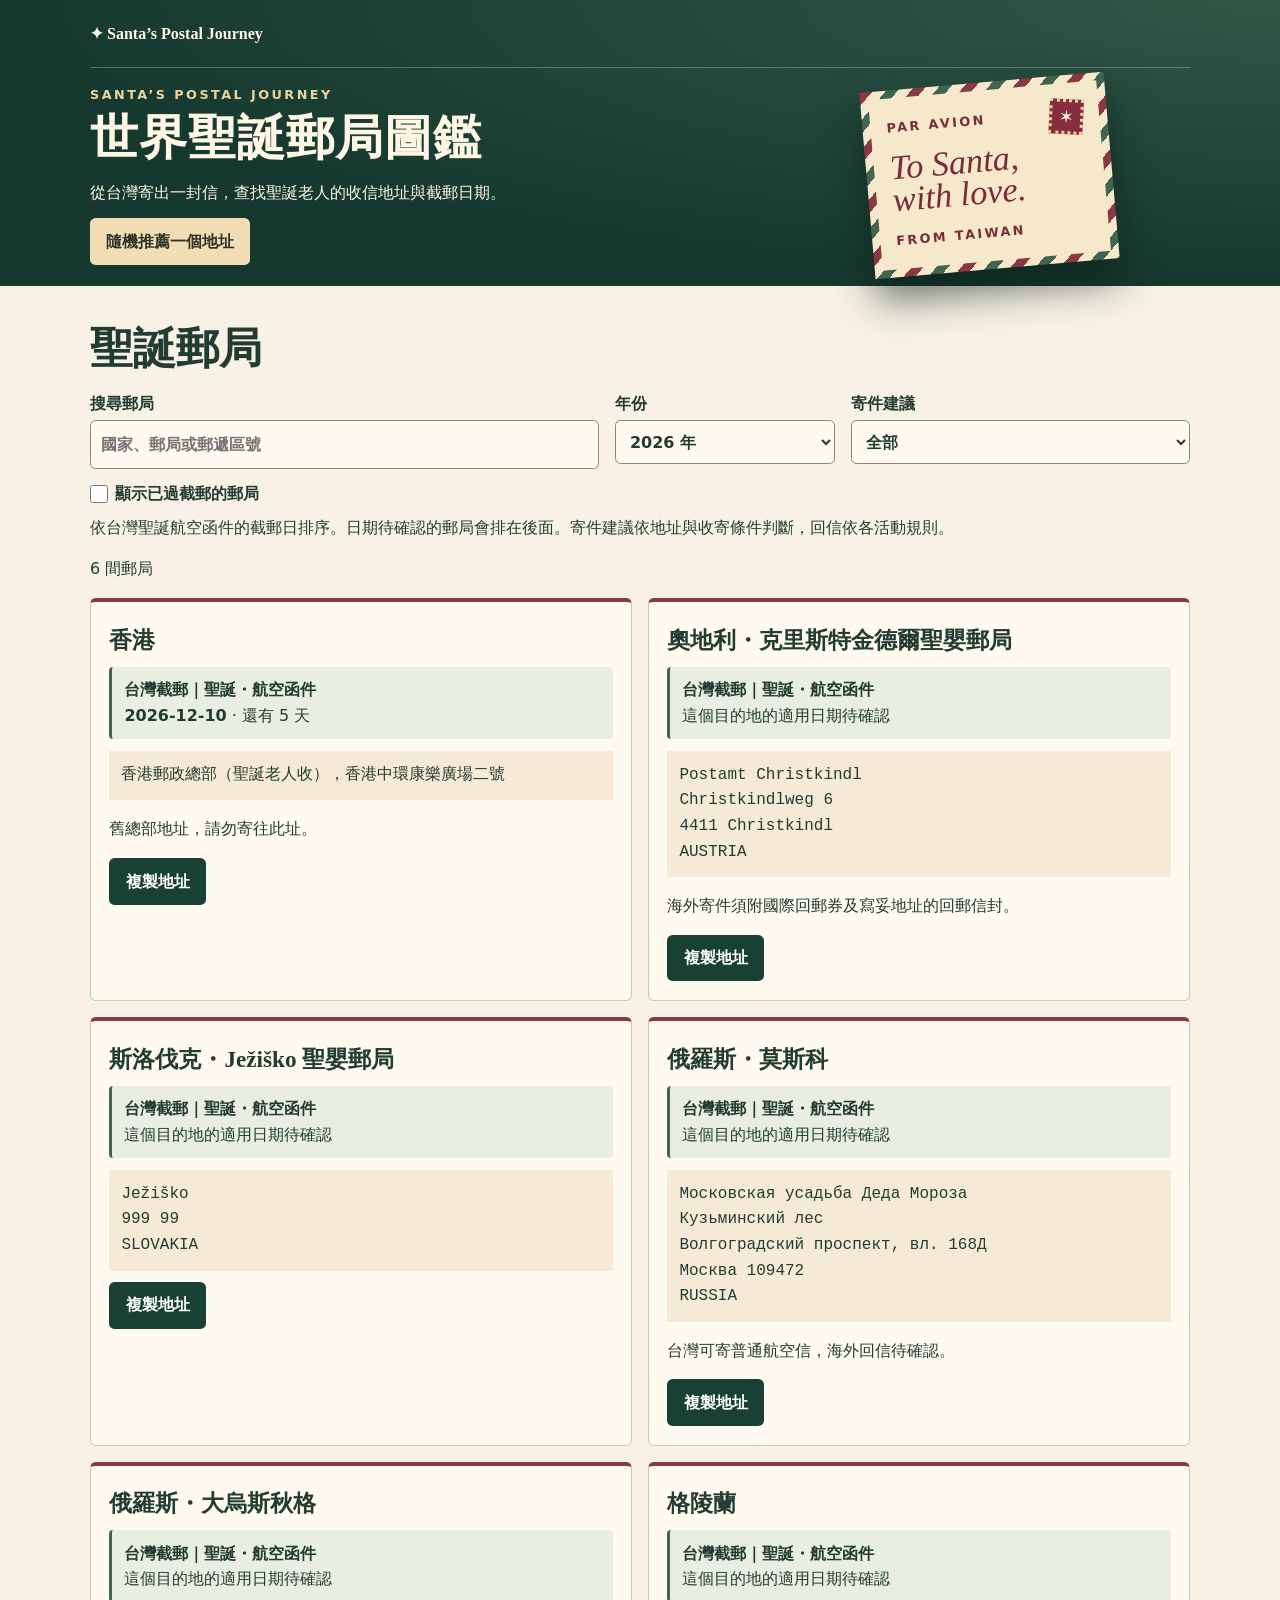
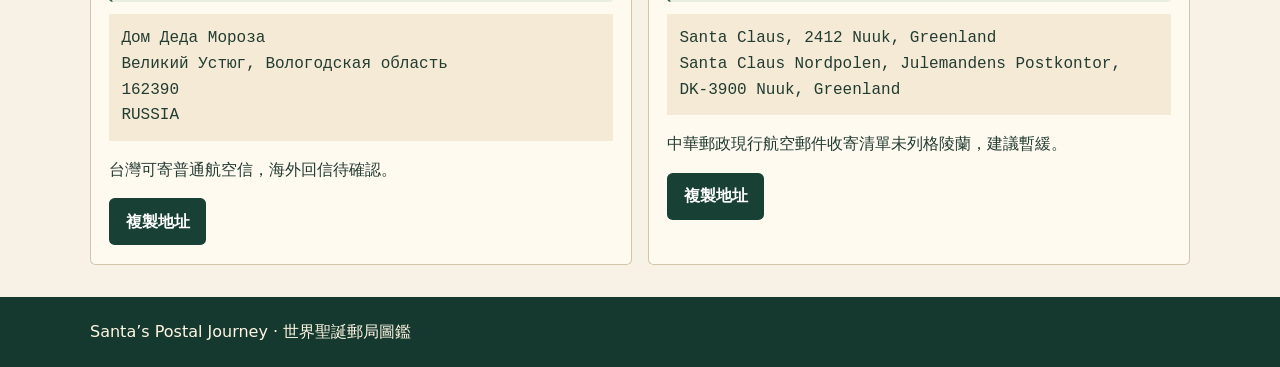
<file: site/index.html>
<!doctype html>
<html lang="zh-Hant-TW">
<head>
<meta charset="utf-8">
<meta name="viewport" content="width=device-width,initial-scale=1">
<meta name="description" content="從台灣寄信給聖誕老人。查詢世界聖誕郵局、中華郵政截郵日期。">
<title>Santa’s Postal Journey｜世界聖誕郵局</title>
<link rel="stylesheet" href="./style.css?v=15">
<script type="module" src="./app.mjs?v=17"></script>
</head>
<body>
<header id="top" tabindex="-1">
<nav class="wrap" aria-label="主要導覽"><a class="brand" href="./">✦ Santa’s Postal Journey</a></nav>
<div class="hero wrap">
<div><p class="eyebrow">SANTA’S POSTAL JOURNEY</p><h1>世界聖誕郵局圖鑑</h1><p class="intro">從台灣寄出一封信，查找聖誕老人的收信地址與<span class="keep-together">截郵日期。</span></p><button class="cta" id="random-address" type="button" aria-controls="recommendation" aria-expanded="false" disabled>隨機推薦一個地址</button></div>
<div class="postcard" aria-hidden="true"><div class="stamp">✶</div><span>PAR AVION</span><strong>To Santa,<br>with love.</strong><small>FROM TAIWAN</small></div>
</div>
</header>
<main class="wrap">
<section id="recommendation" aria-labelledby="recommendation-heading" hidden>
<div class="recommendation-header">
<h2 id="recommendation-heading" tabindex="-1">這次推薦</h2>
<button id="close-recommendation" type="button">收起推薦</button>
</div>
<div id="recommended-card"></div>
<p><button id="another-address" type="button">再推薦一個</button></p>
</section>
<noscript>請啟用 JavaScript 以查詢圖鑑。</noscript>
<section id="offices" aria-labelledby="office-heading">
<h2 id="office-heading">聖誕郵局</h2>
<div class="filters">
<label>搜尋郵局<input id="search" type="search" placeholder="國家、郵局或郵遞區號"></label>
<label>年份<select id="year"></select></label>
<label>寄件建議<select id="shipping"><option value="">全部</option><option value="recommended">適合從台灣寄</option><option value="check">先確認寄件條件</option><option value="restricted">有限制或建議暫緩</option></select></label>
</div>
<div class="cutoff-options">
<label><input id="show-expired" type="checkbox" aria-controls="cards">顯示已過截郵的郵局</label>
<p>依台灣聖誕航空函件的截郵日排序。日期待確認的郵局會排在後面。寄件建議依地址與收寄條件判斷，回信依各活動規則。</p>
</div>
<p id="results" role="status">載入圖鑑中…</p>
<div id="cards" class="grid"></div>
</section>

</main>
<footer><div class="wrap">Santa’s Postal Journey · 世界聖誕郵局圖鑑</div></footer>
<a id="back-to-top" href="#top" hidden>↑ 回到頂部</a>
</body>
</html>
</file>
<file: site/style.css>
*{box-sizing:border-box}
:root{color:#233c32;background:#f8f2e6;font-family:system-ui,"Microsoft JhengHei",sans-serif;line-height:1.6}
body{margin:0}
.wrap{width:min(1100px,calc(100% - 2rem));margin:auto}
header{color:#fff6e4;background:#16392f;background-image:radial-gradient(ellipse at top right,#315747,transparent 70%)}
nav{min-height:4.25rem;display:flex;align-items:center;justify-content:space-between;gap:1rem;border-bottom:1px solid #ffffff45;flex-wrap:wrap;padding:.75rem 0}
nav div{display:flex;gap:1.3rem;flex-wrap:wrap} nav a{color:inherit} .brand{text-decoration:none;font-family:Georgia,serif;font-weight:bold}
.hero{display:grid;grid-template-columns:minmax(0,1fr) minmax(0,.6fr);gap:1.75rem;align-items:center;padding:.85rem 0 1.1rem}
.eyebrow,.postcard span,.postcard small{letter-spacing:.19em;font-size:.8rem;font-weight:700;color:#ecd3a0}
h1,h2,h3{line-height:1.18;font-family:Georgia,"Noto Serif TC","PMingLiU",serif}
.hero h1{font-size:clamp(1.55rem,4.8vw,3rem);margin:.3rem 0 .8rem;letter-spacing:.02em}
.hero .eyebrow{margin:0}.intro{margin:.45rem 0 .8rem}
 .keep-together{white-space:nowrap}
a{color:#792a37;text-underline-offset:.18em}
.cta,button{display:inline-block;background:#f2deb5;color:#303525;border:1px solid transparent;border-radius:.35rem;padding:.6rem .95rem;font:inherit;font-weight:700;text-decoration:none;cursor:pointer}
.postcard{position:relative;padding:clamp(.65rem,1.5vw,1rem);aspect-ratio:1.5;transform:rotate(-5deg);color:#782c3a;background:repeating-linear-gradient(135deg,#8b3744 0 9px,#f6e8ca 9px 19px,#426553 19px 28px,#f6e8ca 28px 38px) border-box;border:8px solid transparent;isolation:isolate;box-shadow:0 20px 40px #0a1c16a0;width:90%;max-width:245px;justify-self:center}
.postcard:before{content:"";position:absolute;inset:0;background:#f6e8ca;z-index:-1}
.postcard strong{display:block;margin:.7rem 0;font:italic clamp(1.2rem,3.1vw,2.15rem)/.95 Georgia,serif}
.postcard span,.postcard small{color:#782c3a}.stamp{float:right;border:3px dotted #f2d19c;background:#852e40;color:#fff2d7;font-size:1.15rem;padding:0 .4rem;transform:rotate(8deg)}
section{padding:2rem 0;scroll-margin-top:1rem} h2{font-size:clamp(1.8rem,4vw,2.7rem);margin:.35rem 0 1rem}
.cutoff-options{margin-top:.8rem}
.cutoff-options label{display:inline-flex;align-items:center;gap:.45rem;cursor:pointer}
.cutoff-options input{width:1.1rem;height:1.1rem;margin:0;accent-color:#214437}
.cutoff-options p{margin:.25rem 0 0}
.filters{display:grid;grid-template-columns:1.5fr .65fr 1fr;gap:1rem}
label{font-weight:700}
input,select{display:block;width:100%;min-width:0;padding:.65rem;margin-top:.25rem;background:#fffaf0;color:inherit;border:1px solid #908375;border-radius:.35rem;font:inherit}
.grid{display:grid;grid-template-columns:repeat(2,minmax(0,1fr));gap:1rem}
.card{background:#fffaf0;border:1px solid #d4c5aa;border-top:4px solid #8b3744;border-radius:.35rem;padding:1.15rem;overflow-wrap:anywhere}
.card h3{font-size:1.45rem;margin:.4rem 0 .8rem}
.meta{font-size:.9rem;color:#5d5147}.card address{white-space:pre-line;font-style:normal;font-family:ui-monospace,monospace;background:#f4ead5;padding:.75rem;margin:.7rem 0}
.cutoff{background:#e8eee2;border-left:3px solid #426553;border-radius:.25rem;padding:.65rem .75rem;margin:.75rem 0}
.cutoff time,td time{font-variant-numeric:tabular-nums;font-weight:700}
.cutoff a{font-size:.9rem}
.address-box{background:#f4ead5;border-radius:.25rem;margin:.7rem 0}
.card .address-box address{margin:0;background:none}
.postage{padding:.55rem .75rem;border-top:1px solid #d4c5aa;font-size:.875rem}
.card button:disabled{opacity:.65;cursor:default}
.card button{background:#184034;color:white}.card ul{padding-left:1.25rem}
.table-scroll{overflow:auto;border:1px solid #c5b795;border-radius:.35rem}
table{border-collapse:collapse;width:100%;background:#fffaf0;text-align:left}
.continent{background:#e8eee2;vertical-align:top;white-space:nowrap}
th,td{padding:.55rem .8rem;border-bottom:1px solid #e1d5be}thead{background:#25483b;color:white}
footer{background:#16392f;color:#fff6e4;padding:1.4rem 0}
.section-title{font-size:clamp(2rem,5vw,3.2rem);margin:.35rem 0 1rem;letter-spacing:0}
.year-field{display:block;max-width:13rem}
:focus-visible{outline:3px solid #ad5722;outline-offset:3px}
@media(max-width:680px){.hero{grid-template-columns:minmax(0,1.3fr) minmax(0,1fr);gap:.45rem .65rem;padding:.75rem 0 1rem}.hero>div:first-child{display:contents}.hero .eyebrow,.hero h1{grid-column:1/-1}.hero h1{margin:.1rem 0}.hero .intro{grid-column:1;margin:0}.hero .cta{grid-column:1;justify-self:start}.hero .postcard{grid-column:2;grid-row:3/span 2;width:min(100%,185px);margin:0}.postcard span,.postcard small{font-size:.58rem}.postcard strong{font-size:clamp(1rem,3.4vw,1.5rem);margin:.35rem 0}.grid{grid-template-columns:1fr}.filters{grid-template-columns:1fr 1fr}.filters label:first-child{grid-column:1/-1}}
@media(max-width:350px){.filters{grid-template-columns:1fr}}

.recommendation-header{display:flex;align-items:center;justify-content:space-between;flex-wrap:wrap;gap:.5rem;margin-bottom:.8rem}.recommendation-header h2{margin:0}


#back-to-top{position:fixed;right:max(1rem,env(safe-area-inset-right));bottom:max(1rem,env(safe-area-inset-bottom));z-index:2;padding:.7rem 1rem;background:#184034;color:#fff;border:1px solid #fffaf0;border-radius:.4rem;box-shadow:0 .2rem .7rem #0003;text-decoration:none}
#back-to-top:hover{background:#285745}
</file>
